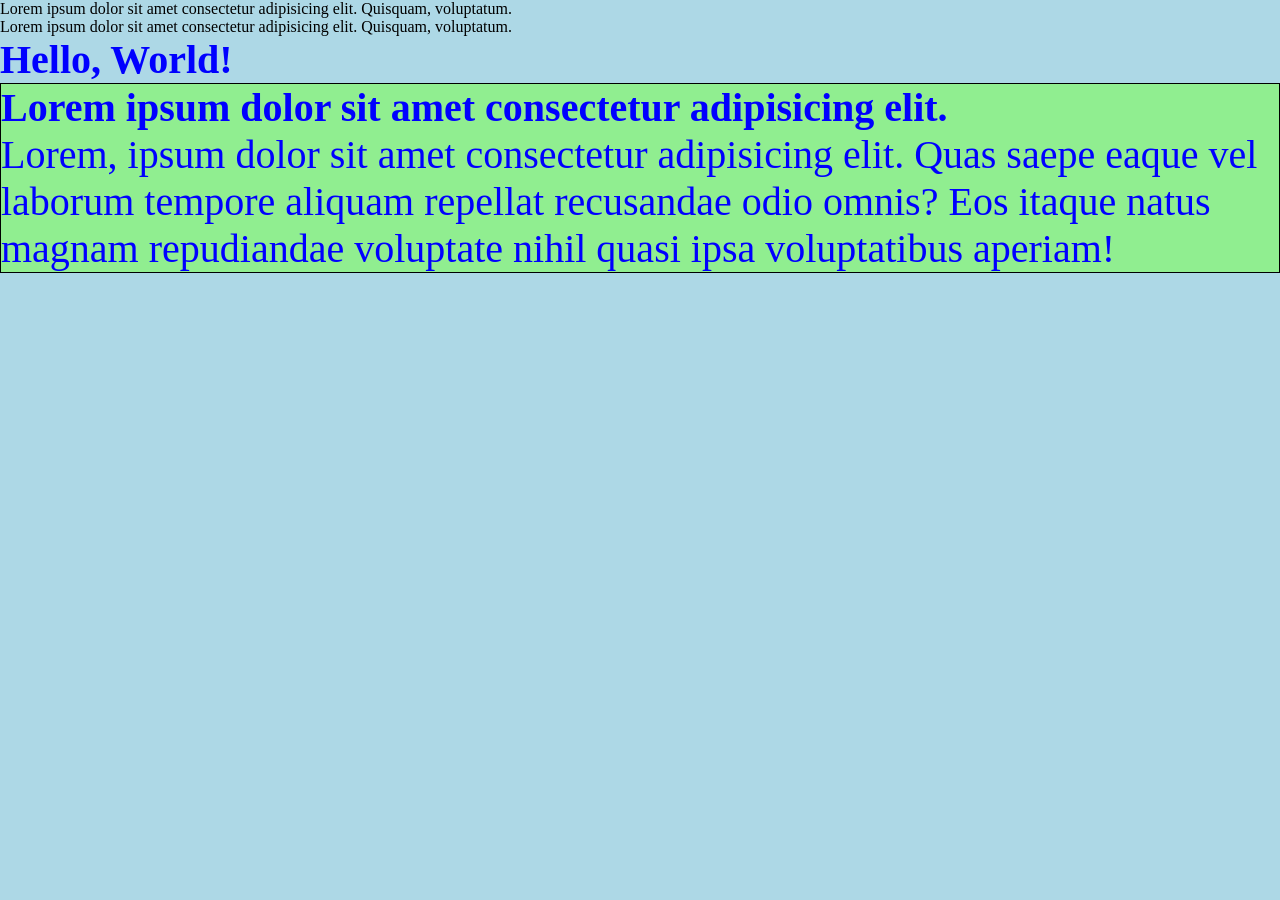
<file: cssunits/index.html>
<!DOCTYPE html>
<html lang="en">
    <head>
        <meta charset="UTF-8">
        <meta name="viewport"content="width=device-width, initial-scale=1.0">
        <title>STYLING</title>
        <link rel="stylesheet" href="unit1.css">
    </head>
    <body>
        <div class="box">
            <p>Lorem ipsum dolor sit amet consectetur adipisicing elit. Quisquam, voluptatum.</p>
            <p>Lorem ipsum dolor sit amet consectetur adipisicing elit. Quisquam, voluptatum.</p>
            <h1>Hello, World!</h1>
            <div class="box1">
                <h1>Lorem ipsum dolor sit amet consectetur adipisicing elit.</h1>
                <p>Lorem, ipsum dolor sit amet consectetur adipisicing elit. Quas saepe eaque vel laborum tempore aliquam repellat recusandae odio omnis? Eos itaque natus magnam repudiandae voluptate nihil quasi ipsa voluptatibus aperiam!</p>
            </div>
        
        </div>
    </body>
</html>
</file>
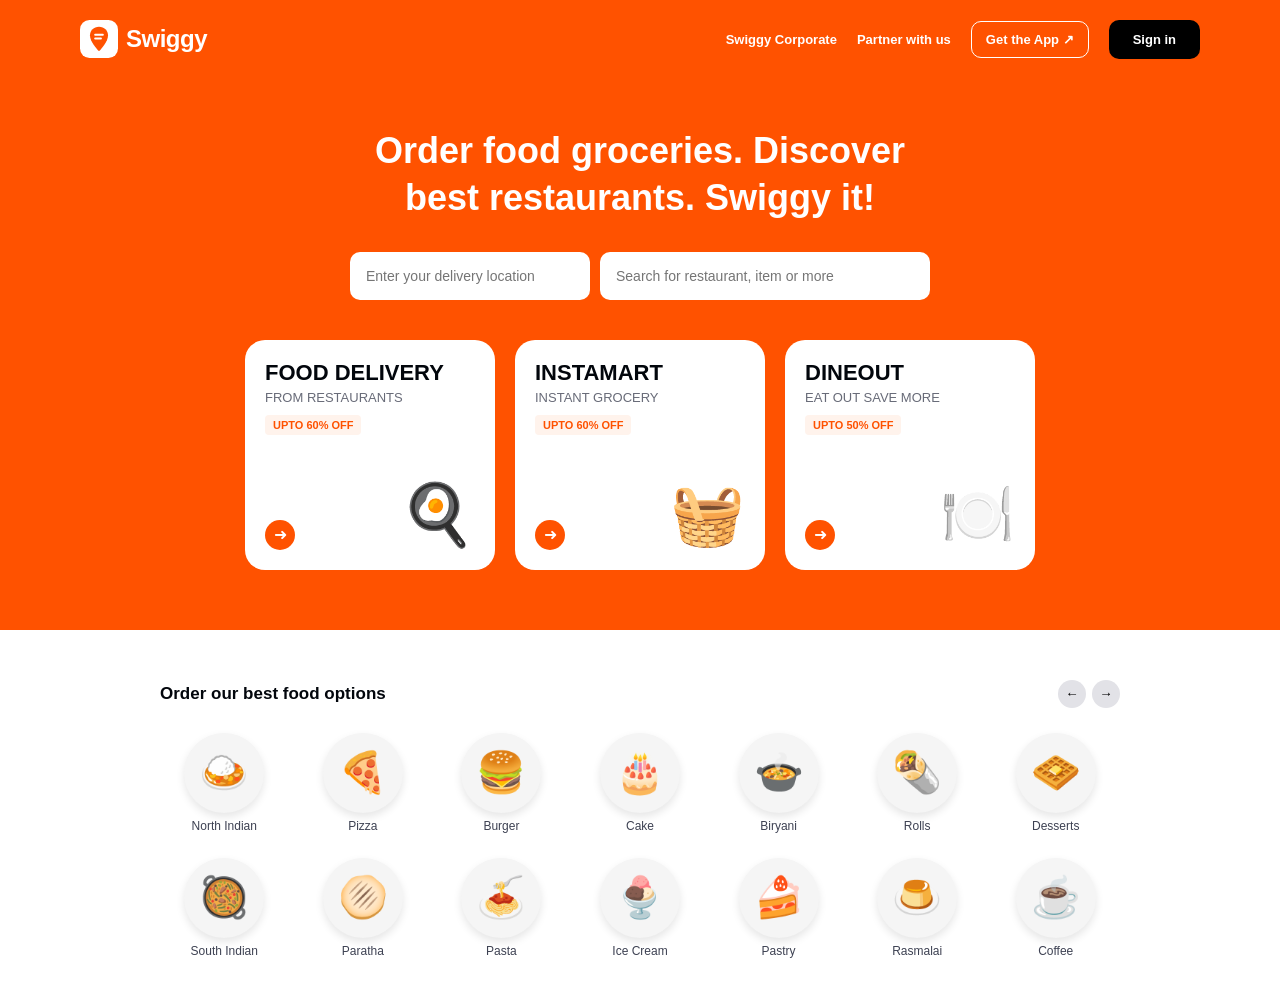
<file: cssunits/Clone/index.html>
<!DOCTYPE html>
<html lang="en">
<head>
  <meta charset="UTF-8">
  <meta name="viewport" content="width=device-width, initial-scale=1.0">
  <title>Swiggy Clone</title>
  <link rel="stylesheet" href="style.css">
</head>
<body>

  <!-- ========== HERO SECTION (orange area) ========== -->
  <header class="hero">

    <!-- Navbar -->
    <nav class="navbar">
      <div class="logo">
        <!-- Logo: inline SVG (white rounded square + orange pin) -->
        <svg class="logo-icon" viewBox="0 0 40 40" xmlns="http://www.w3.org/2000/svg" aria-label="Swiggy logo">
          <rect width="40" height="40" rx="10" fill="#ffffff"/>
          <path d="M20 7c-5.5 0-9.5 4-9.5 9.2 0 6.3 7.3 14.3 9 16.1.3.3.7.3 1 0 1.7-1.8 9-9.8 9-16.1C29.5 11 25.5 7 20 7z" fill="#ff5200"/>
          <path d="M16 15.5h8M16 19.5h6" stroke="#ffffff" stroke-width="2.2" stroke-linecap="round"/>
        </svg>
        <span class="logo-text">Swiggy</span>
      </div>
      <ul class="nav-links">
        <li><a href="#">Swiggy Corporate</a></li>
        <li><a href="#">Partner with us</a></li>
        <li><a href="#" class="btn-outline">Get the App ↗</a></li>
        <li><a href="#" class="btn-dark">Sign in</a></li>
      </ul>
    </nav>

    <!-- Heading -->
    <h1 class="hero-title">Order food  groceries. Discover<br>best restaurants. Swiggy it!</h1>

    <!-- Search boxes -->
    <div class="search-row">
      <input type="text" placeholder="Enter your delivery location">
      <input type="text" placeholder="Search for restaurant, item or more">
    </div>

    <!-- 3 Cards -->
    <div class="cards">
      <div class="card">
        <h3>FOOD DELIVERY</h3>
        <p>FROM RESTAURANTS</p>
        <span class="offer">UPTO 60% OFF</span>
        <div class="card-bottom">
          <span class="arrow">➜</span>
          <span class="card-img">🍳</span>
        </div>
      </div>

      <div class="card">
        <h3>INSTAMART</h3>
        <p>INSTANT GROCERY</p>
        <span class="offer">UPTO 60% OFF</span>
        <div class="card-bottom">
          <span class="arrow">➜</span>
          <span class="card-img">🧺</span>
        </div>
      </div>

      <div class="card">
        <h3>DINEOUT</h3>
        <p>EAT OUT  SAVE MORE</p>
        <span class="offer">UPTO 50% OFF</span>
        <div class="card-bottom">
          <span class="arrow">➜</span>
          <span class="card-img">🍽️</span>
        </div>
      </div>
    </div>
  </header>

  <!-- ========== FOOD OPTIONS ========== -->
  <section class="section">
    <div class="section-head">
      <h2>Order our best food options</h2>
      <div class="arrows"><button>←</button><button>→</button></div>
    </div>

    <div class="grid">
      <div class="item"><div class="circle">🍛</div><p>North Indian</p></div>
      <div class="item"><div class="circle">🍕</div><p>Pizza</p></div>
      <div class="item"><div class="circle">🍔</div><p>Burger</p></div>
      <div class="item"><div class="circle">🎂</div><p>Cake</p></div>
      <div class="item"><div class="circle">🍲</div><p>Biryani</p></div>
      <div class="item"><div class="circle">🌯</div><p>Rolls</p></div>
      <div class="item"><div class="circle">🧇</div><p>Desserts</p></div>

      <div class="item"><div class="circle">🥘</div><p>South Indian</p></div>
      <div class="item"><div class="circle">🫓</div><p>Paratha</p></div>
      <div class="item"><div class="circle">🍝</div><p>Pasta</p></div>
      <div class="item"><div class="circle">🍨</div><p>Ice Cream</p></div>
      <div class="item"><div class="circle">🍰</div><p>Pastry</p></div>
      <div class="item"><div class="circle">🍮</div><p>Rasmalai</p></div>
      <div class="item"><div class="circle">☕</div><p>Coffee</p></div>
    </div>
  </section>

</body>
</html>
</file>
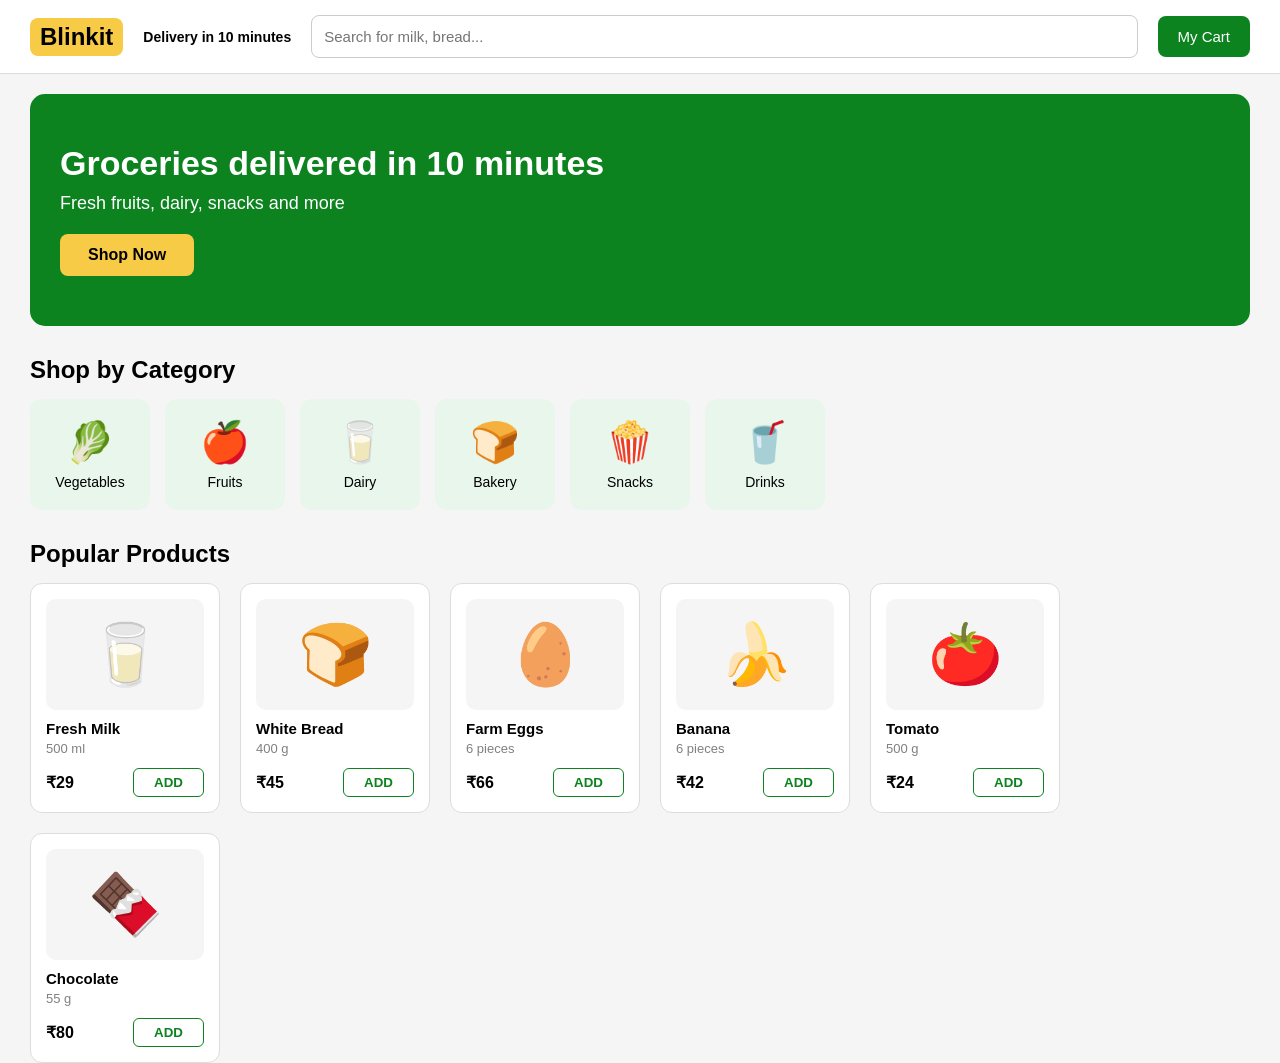
<file: cssunits/cp/index.html>
<!DOCTYPE html>
<html>
<head>
  <meta charset="UTF-8">
  <meta name="viewport" content="width=device-width, initial-scale=1">
  <title>Blinkit Clone</title>
  <link rel="stylesheet" href="style.css">
</head>
<body>
 
  <div class="navbar">
    <h1 class="logo">Blinkit</h1>
    <p class="location">Delivery in 10 minutes</p>
    <input class="search" type="text" placeholder="Search for milk, bread...">
    <button class="cart-btn">My Cart</button>
  </div>
 
  <div class="banner">
    <h2>Groceries delivered in 10 minutes</h2>
    <p>Fresh fruits, dairy, snacks and more</p>
    <button class="shop-btn">Shop Now</button>
  </div>
 
  <h2 class="heading">Shop by Category</h2>
  <div class="categories">
    <div class="category">🥬<p>Vegetables</p></div>
    <div class="category">🍎<p>Fruits</p></div>
    <div class="category">🥛<p>Dairy</p></div>
    <div class="category">🍞<p>Bakery</p></div>
    <div class="category">🍿<p>Snacks</p></div>
    <div class="category">🥤<p>Drinks</p></div>
  </div>
 
  <h2 class="heading">Popular Products</h2>
  <div class="products">
 
    <div class="product">
      <div class="emoji">🥛</div>
      <h3>Fresh Milk</h3>
      <p class="weight">500 ml</p>
      <div class="bottom">
        <span class="price">₹29</span>
        <button class="add-btn">ADD</button>
      </div>
    </div>
 
    <div class="product">
      <div class="emoji">🍞</div>
      <h3>White Bread</h3>
      <p class="weight">400 g</p>
      <div class="bottom">
        <span class="price">₹45</span>
        <button class="add-btn">ADD</button>
      </div>
    </div>
 
    <div class="product">
      <div class="emoji">🥚</div>
      <h3>Farm Eggs</h3>
      <p class="weight">6 pieces</p>
      <div class="bottom">
        <span class="price">₹66</span>
        <button class="add-btn">ADD</button>
      </div>
    </div>
 
    <div class="product">
      <div class="emoji">🍌</div>
      <h3>Banana</h3>
      <p class="weight">6 pieces</p>
      <div class="bottom">
        <span class="price">₹42</span>
        <button class="add-btn">ADD</button>
      </div>
    </div>
 
    <div class="product">
      <div class="emoji">🍅</div>
      <h3>Tomato</h3>
      <p class="weight">500 g</p>
      <div class="bottom">
        <span class="price">₹24</span>
        <button class="add-btn">ADD</button>
      </div>
    </div>
 
    <div class="product">
      <div class="emoji">🍫</div>
      <h3>Chocolate</h3>
      <p class="weight">55 g</p>
      <div class="bottom">
        <span class="price">₹80</span>
        <button class="add-btn">ADD</button>
      </div>
    </div>
 
  </div>
</body>
</html>
</file>
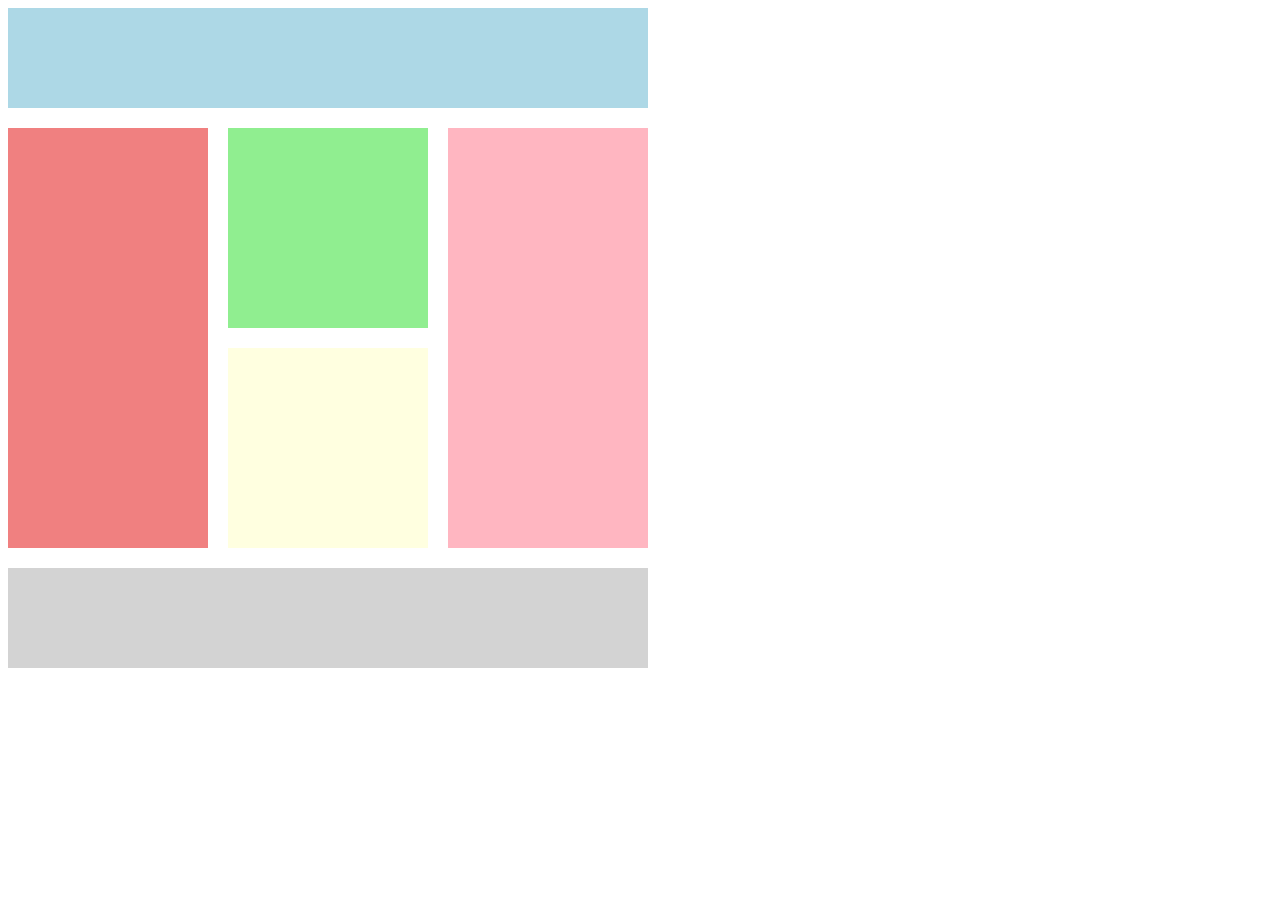
<file: cssunits/cssgrid/index.html>
<!DOCTYPE html>
<html lang="en">
<head>
    <meta charset="UTF-8">
    <meta name="viewport" content="width=device-width, initial-scale=1.0">
    <title>document</title>
    <link rel="stylesheet" href="style.css">
</head>
<body>
    <div class="gridTable">
    <div class="box1"></div>
    <div class="box2"></div>
    <div class="box3"></div>
    <div class="box4"></div>
    <div class="box5"></div>
    <div class="box6"></div>
    <div class="box7"></div>
    <div class="box8"></div>
    </div>
    
</body>
</html>
</file>
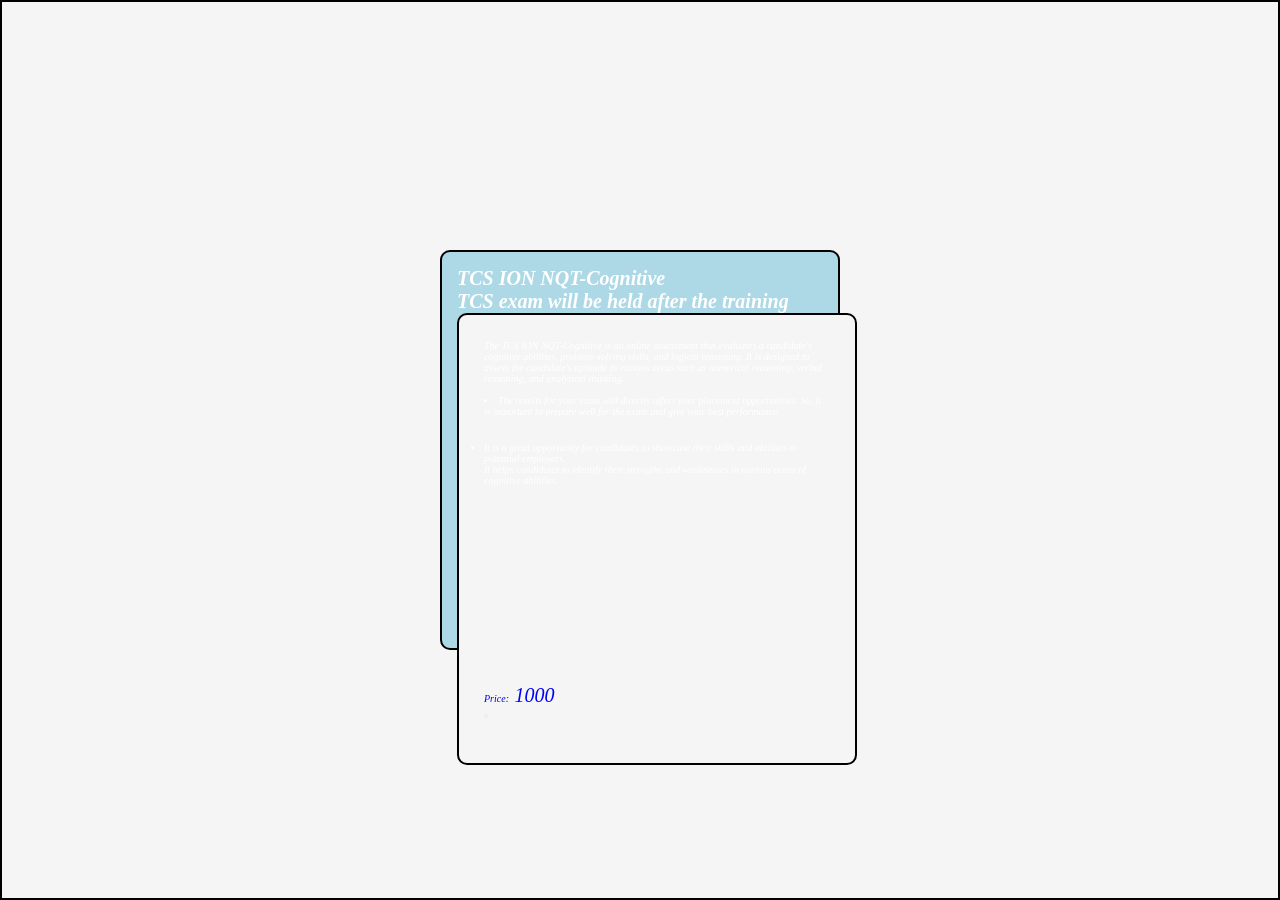
<file: cssunits/tcscard.html>
<!DOCTYPE html>
<html lang="en">
<head>
    <meta charset="UTF-8">
    <meta name="viewport" content="width=device-width, initial-scale=1.0">
    <title>Document</title>
</head>
<style>
    *{
        margin:0px;
        padding:0px;
        box-sizing:border-box;
        }
        .main{
            border:2px solid black;
            height: 100vh;
            background-color:whitesmoke;
            display:flex;
            flex-direction:row;
            justify-content:center;
            align-items: center;
            
        }
        .heading{
            border:2px solid black;
            height:400px;
            width:400px;
            background-color:lightblue;
            color: white;
            font-style:oblique;
            font-size: 10px;
            padding:15px;
            border-radius: 10px;
        }
        .box1{
            padding:25px;
            border:2px solid black;
            width:400px;
            background-color:whitesmoke;
            border-radius: 10px;
            font-style:oblique;
        }
        .non_it{
            margin-bottom: 25px;
        }
        .benifits{
            p{
                color:blue;
            }
        }
        .hero_list{
            ul{
                width:100%;
                height:200px;
                overflow:scroll;
            }
        }
        .price{
            color:blue;
            padding:20px 0px;
        }
        .pri_number{
            font-size: 20px;
            padding:0px 3px 3px;
        }
        .pri_number:after{
            content:"";
            width:0px;
            height:2px;
            position: absolute;
            background-color:black;
            position:relative;
        }
        .button{
            background-color: yellow;
            font-style:oblique;
        }
        
</style>

<body>
    <div class = "main">
        <div class="heading">
            <h1>TCS ION NQT-Cognitive</h1>
            <h1>TCS exam will be held after the training</h1>
            <div class="box1">
                <p>The TCS ION NQT-Cognitive is an online assessment that evaluates a candidate's cognitive abilities, problem-solving skills, and logical reasoning. It is designed to assess the candidate's aptitude in various areas such as numerical reasoning, verbal reasoning, and analytical thinking.</p><br>
                <li>The results for your exam will directly affect your placement opportunities. So, it is important to prepare well for the exam and give your best performance </li>
                <div class="non_it"></div>
                <div class="benifits">
                    <ul>
                        <li>It is a great opportunity for candidates to showcase their skills and abilities to potential employers.</li>
                    </ul>
                    <div class="hero_list">
                        <ul>
                            <li>It helps candidates to identify their strengths and weaknesses in various areas of cognitive abilities.</li>
                            </ul>
                            </div>
                            <div class="price">
                                <p>Price: <span class="pri_number">1000</span></p>
                        <button><a href="</a></button><br>


                    </div>                   
                </div>
            </div>
    </div>
    
</body>
</html>
</file>
<file: cssunits/unit1.css>
*{
    margin:0px;
    padding:0px;
    box-sizing:border-box;
}
html,body{
    min-height:100vh;
    width:100%;
}
/*.box{
    height:500px;
    width:500px;
    background-color:lightblue;
    font-size
    
}*/
/*
.box1{
    height:20em;
    width:20rem;
    background-color:lightgreen;
}
after
.box1{
    width:25rem;
    height:25rem;
    transition:width 2s, height 4s;
}
a{
    text-decoration:none;
    color:blue;
    font-size:50px;

}
a::before{
    content:"";
    width:0px;
    height:100%;
    position:absolute;
    background-color:blue;
    transition:width 2s;
}*/
.box{
    width:100%;
    min-height: 100vh;
    background-color:lightblue;

}
.box>div{
    width:100%;
    min-height: 20%;
background-color:lightgreen;
    border:1px solid black;
}
h1+p{
    color:red;
}
h1~p,h1{
    font-size:40px;
    color:blue;
}
.box1:has(h1){
    background-color:lightgreen;
}
</file>
<file: cssunits/Clone/style.css>
/* ---------- 1. RESET: remove default spacing ---------- */
* {
  margin: 0;
  padding: 0;
  box-sizing: border-box;
}

body {
  font-family: Arial, Helvetica, sans-serif;
  background: #fff;
  color: #02060c;
}

a { text-decoration: none; color: inherit; }
ul { list-style: none; }

/* ---------- 2. HERO (orange background) ---------- */
.hero {
  background: #ff5200;
  color: white;
  padding: 20px 80px 60px;
  text-align: center;
}

/* ---------- 3. NAVBAR ---------- */
.navbar {
  display: flex;                 /* puts logo and links in one row */
  justify-content: space-between;/* logo left, links right */
  align-items: center;
}

.logo {
  display: flex;
  align-items: center;
  gap: 8px;
}

.logo-icon {
  width: 38px;
  height: 38px;
}

.logo-text {
  font-size: 24px;
  font-weight: bold;
  letter-spacing: -0.5px;
}

.nav-links {
  display: flex;
  align-items: center;
  gap: 20px;
  font-size: 13px;
  font-weight: bold;
}

.btn-outline {
  border: 1px solid white;
  padding: 10px 14px;
  border-radius: 10px;
}

.btn-dark {
  background: black;
  padding: 12px 24px;
  border-radius: 10px;
}

/* ---------- 4. HEADING ---------- */
.hero-title {
  font-size: 36px;
  line-height: 1.3;
  margin: 70px 0 30px;
}

/* ---------- 5. SEARCH ROW ---------- */
.search-row {
  display: flex;
  justify-content: center;
  gap: 10px;
}

.search-row input {
  padding: 16px;
  border: none;
  border-radius: 10px;
  font-size: 14px;
}

.search-row input:first-child { width: 240px; }
.search-row input:last-child  { width: 330px; }

/* ---------- 6. THREE CARDS ---------- */
.cards {
  display: flex;
  justify-content: center;
  gap: 20px;
  margin-top: 40px;
}

.card {
  background: white;
  color: #02060c;
  width: 250px;
  height: 230px;
  border-radius: 20px;
  padding: 20px;
  text-align: left;
  position: relative;
}

.card h3 { font-size: 22px; }

.card p {
  font-size: 13px;
  color: #686b78;
  margin: 4px 0 10px;
}

.offer {
  background: #fff3ec;
  color: #ff5200;
  font-size: 11px;
  font-weight: bold;
  padding: 4px 8px;
  border-radius: 4px;
}

.card-bottom {
  position: absolute;      /* sticks to bottom of the card */
  bottom: 20px;
  left: 20px;
  right: 20px;
  display: flex;
  justify-content: space-between;
  align-items: flex-end;
}

.arrow {
  background: #ff5200;
  color: white;
  width: 30px;
  height: 30px;
  border-radius: 50%;
  display: flex;
  align-items: center;
  justify-content: center;
}

.card-img { font-size: 60px; }

/* ---------- 7. SECTIONS (food + groceries) ---------- */
.section {
  max-width: 1000px;
  margin: 50px auto;
  padding: 0 20px;
}

.section-head {
  display: flex;
  justify-content: space-between;
  align-items: center;
  margin-bottom: 25px;
}

.section-head h2 { font-size: 17px; }

.arrows button {
  width: 28px;
  height: 28px;
  border: none;
  border-radius: 50%;
  background: #e2e2e7;
  cursor: pointer;
  margin-left: 6px;
}

/* ---------- 8. GRID OF ITEMS ---------- */
.grid {
  display: grid;
  grid-template-columns: repeat(7, 1fr);  /* 7 equal columns */
  gap: 25px 10px;
  text-align: center;
}

.item p {
  font-size: 12px;
  color: #3d4152;
  margin-top: 6px;
}

.circle {
  width: 80px;
  height: 80px;
  margin: 0 auto;
  border-radius: 50%;
  background: #f5f5f5;
  display: flex;
  align-items: center;
  justify-content: center;
  font-size: 40px;
  box-shadow: 0 4px 8px rgba(0, 0, 0, 0.1);
}

.square {
  width: 80px;
  height: 90px;
  margin: 0 auto;
  border-radius: 10px;
  background: #f3f3f3;
  display: flex;
  align-items: center;
  justify-content: center;
  font-size: 40px;
}

/* ---------- 9. MOBILE ---------- */
@media (max-width: 800px) {
  .hero { padding: 20px 16px 40px; }
  .nav-links li:nth-child(-n+2) { display: none; }
  .hero-title { font-size: 24px; }
  .search-row, .cards { flex-direction: column; align-items: center; }
  .grid { grid-template-columns: repeat(3, 1fr); }
}
</file>
<file: cssunits/cp/style.css>
* {
  margin: 0;
  padding: 0;
  box-sizing: border-box;
}
 
body {
  font-family: Arial, sans-serif;
  background-color: #f5f5f5;
}
 
.navbar {
  display: flex;
  align-items: center;
  gap: 20px;
  padding: 15px 30px;
  background-color: white;
  border-bottom: 1px solid #dddddd;
}
 
.logo {
  background-color: #f8cb46;
  padding: 5px 10px;
  border-radius: 8px;
  font-size: 24px;
}
 
.location {
  font-size: 14px;
  font-weight: bold;
}
 
.search {
  flex: 1;
  padding: 12px;
  border: 1px solid #cccccc;
  border-radius: 8px;
  font-size: 15px;
}
 
.cart-btn {
  background-color: #0c831f;
  color: white;
  border: none;
  padding: 12px 20px;
  border-radius: 8px;
  font-size: 15px;
  cursor: pointer;
}
 
.banner {
  background-color: #0c831f;
  color: white;
  margin: 20px 30px;
  padding: 50px 30px;
  border-radius: 15px;
}
 
.banner h2 {
  font-size: 34px;
  margin-bottom: 10px;
}
 
.banner p {
  margin-bottom: 20px;
  font-size: 18px;
}
 
.shop-btn {
  background-color: #f8cb46;
  border: none;
  padding: 12px 28px;
  border-radius: 8px;
  font-size: 16px;
  font-weight: bold;
  cursor: pointer;
}
 
.heading {
  margin: 30px 30px 15px 30px;
}
 
.categories {
  display: flex;
  flex-wrap: wrap;
  gap: 15px;
  padding: 0 30px;
}
 
.category {
  width: 120px;
  padding: 20px;
  background-color: #e9f6ec;
  border-radius: 12px;
  text-align: center;
  font-size: 40px;
}
 
.category p {
  font-size: 14px;
  margin-top: 8px;
}
 
.products {
  display: flex;
  flex-wrap: wrap;
  gap: 20px;
  padding: 0 30px;
}
 
.product {
  width: 190px;
  padding: 15px;
  background-color: white;
  border: 1px solid #dddddd;
  border-radius: 12px;
}
 
.emoji {
  font-size: 60px;
  text-align: center;
  background-color: #f5f5f5;
  border-radius: 10px;
  padding: 20px;
  margin-bottom: 10px;
}
 
.product h3 {
  font-size: 15px;
}
 
.weight {
  font-size: 13px;
  color: gray;
  margin-top: 4px;
}
 
.bottom {
  display: flex;
  justify-content: space-between;
  align-items: center;
  margin-top: 12px;
}
 
.price {
  font-weight: bold;
}
 
.add-btn {
  background-color: white;
  color: #0c831f;
  border: 1px solid #0c831f;
  padding: 6px 20px;
  border-radius: 6px;
  font-weight: bold;
  cursor: pointer;
}
 
.add-btn:hover {
  background-color: #0c831f;
  color: white;
}
 
.footer {
  margin-top: 40px;
  padding: 25px;
  text-align: center;
  background-color: white;
  color: gray;
}
 
@media (max-width: 700px) {
  .navbar {
    flex-wrap: wrap;
  }
 
  .location {
    display: none;
  }
 
  .banner h2 {
    font-size: 24px;
  }
 
  .product {
    width: 45%;
  }
}
</file>
<file: cssunits/cssgrid/style.css>
*{
    margin:opx;
    padding:0px;
    box-sizing:border-box;
}
html,body{
    height:100%;
    width:100%;
}
.gridTable{
    display:grid;
    grid-template-columns:repeat(4,200px);
    grid-template-rows:100px 200px 200px 100px;
    grid-template-areas:"a a a"
                        "b c e"
                        "b d e"
                        "f f f";
    gap:20px;
}
.box1{
    background-color:lightblue;
    grid-row-start:1;
    grid-row-end:5;
    grid-column-start:1;
    grid-column-end:2;
    grid-row:1/5;
    grid-column:1/2;
    grid-area:a;
}
.box2{
    background-color:lightcoral;
    grid-row:1/2;
    grid-column:2/4;
    grid-area:b;

}
.box3{
    background-color:lightgreen;
    /*grid-row:2/4;
    grid-column:4/5;
    grid-area:c;*/
    grid-area:c;
}
.box4{
    background-color:lightyellow;
    grid-area:d;
}
.box5{
    background-color:lightpink;
    grid-area:e;
}
.box6{
    background-color:lightgray;
    grid-row:4/5;
    grid-column:2/4;
    grid-area:f;
}
.box7{
    background-color:lightseagreen;
    grid-area:g;
}
.box8{
    background-color:red;
    grid-area:h;
}
</file>
